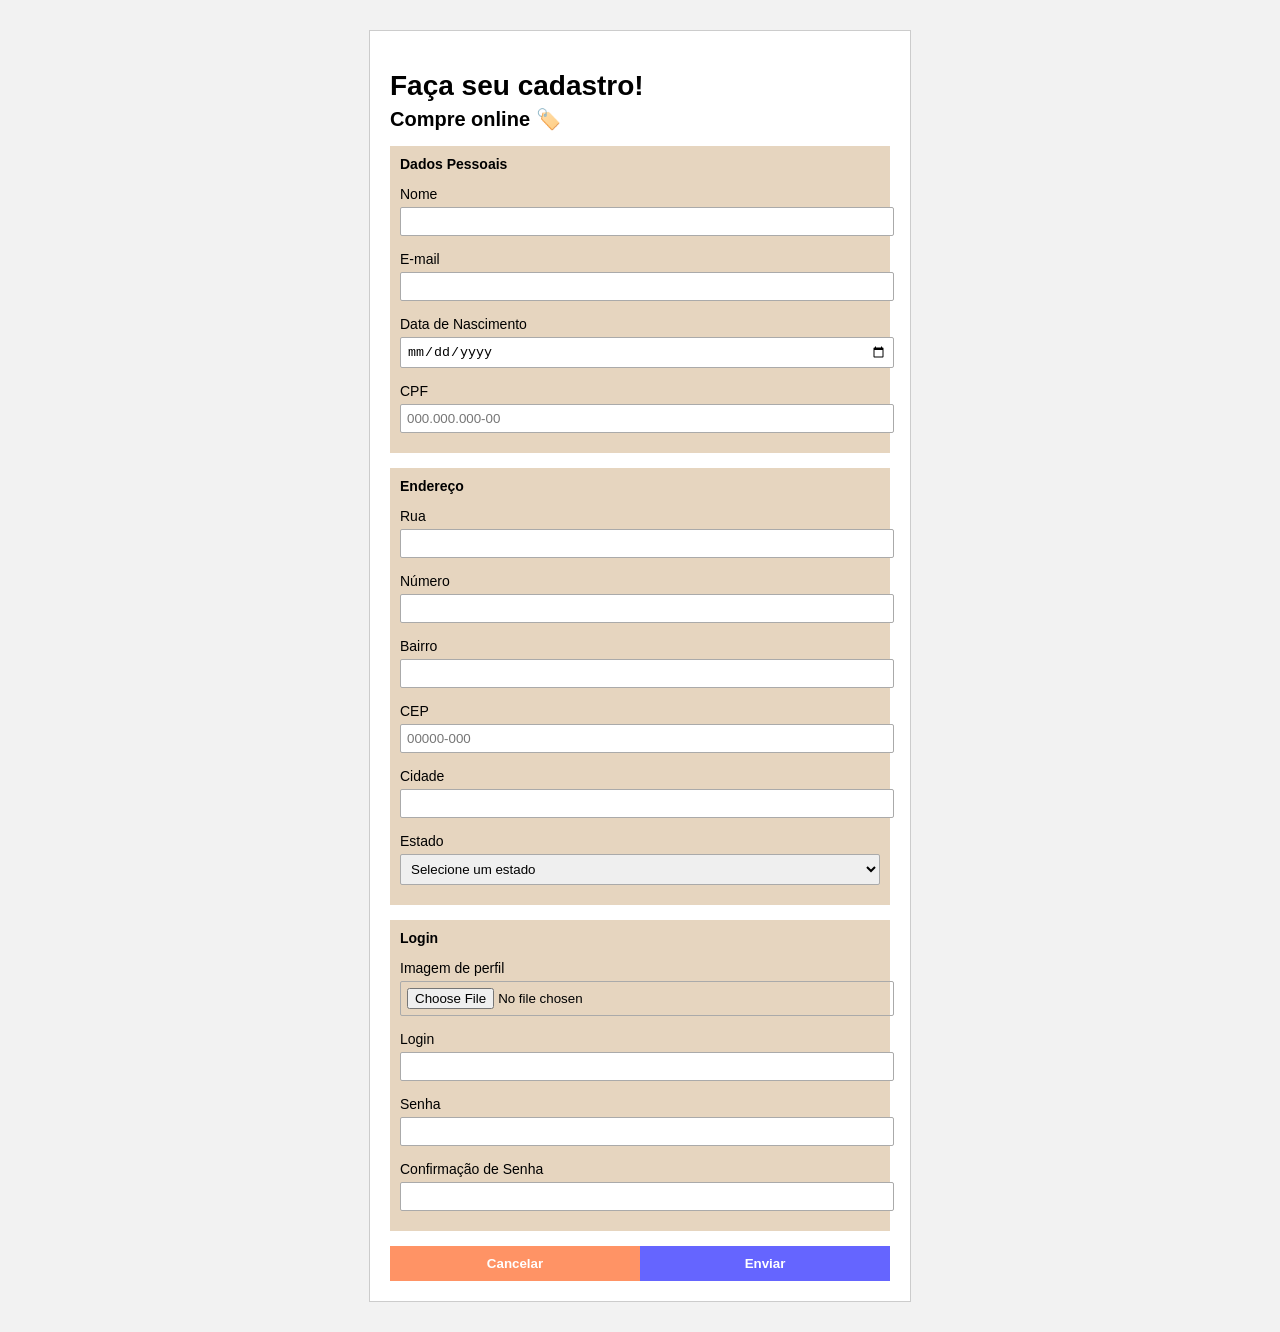
<file: FORMS_2/index.html>
<!doctype html>
<html lang="pt-br">
  <head>
    <meta charset="UTF-8" />
    <title>Cadastro</title>
    <link rel="stylesheet" href="css/styles.css" />
  </head>

  <body>
    <div class="container">
      <h1>Faça seu cadastro!</h1>
      <div class="subtitle">Compre online 🏷️</div>

      <div class="section">
        <h3>Dados Pessoais</h3>

        <label for="nome">Nome</label>
        <input type="text" id="nome" />

        <label for="email">E-mail</label>
        <input type="email" id="email" />

        <label for="data">Data de Nascimento</label>
        <input type="date" id="data" />

        <label for="cpf">CPF</label>
        <input type="text" id="cpf" placeholder="000.000.000-00" />
      </div>

      <div class="section">
        <h3>Endereço</h3>

        <label for="rua">Rua</label>
        <input type="text" id="rua" />

        <label for="numero">Número</label>
        <input type="number" id="numero" />

        <label for="bairro">Bairro</label>
        <input type="text" id="bairro" />

        <label for="cep">CEP</label>
        <input type="text" id="cep" placeholder="00000-000" />

        <label for="cidade">Cidade</label>
        <input type="text" id="cidade" />

        <label for="estado">Estado</label>
        <select id="estado">
          <option>Selecione um estado</option>
          <option>MG</option>
          <option>SP</option>
          <option>RJ</option>
        </select>
      </div>

      <div class="section">
        <h3>Login</h3>

        <label for="foto">Imagem de perfil</label>
        <input type="file" id="foto" />

        <label for="login">Login</label>
        <input type="text" id="login" />

        <label for="senha">Senha</label>
        <input type="password" id="senha" />

        <label for="confirmar">Confirmação de Senha</label>
        <input type="password" id="confirmar" />
      </div>

      <div class="buttons">
        <button class="btn cancelar">Cancelar</button>
        <button class="btn enviar">Enviar</button>
      </div>
    </div>
  </body>
</html>
</file>
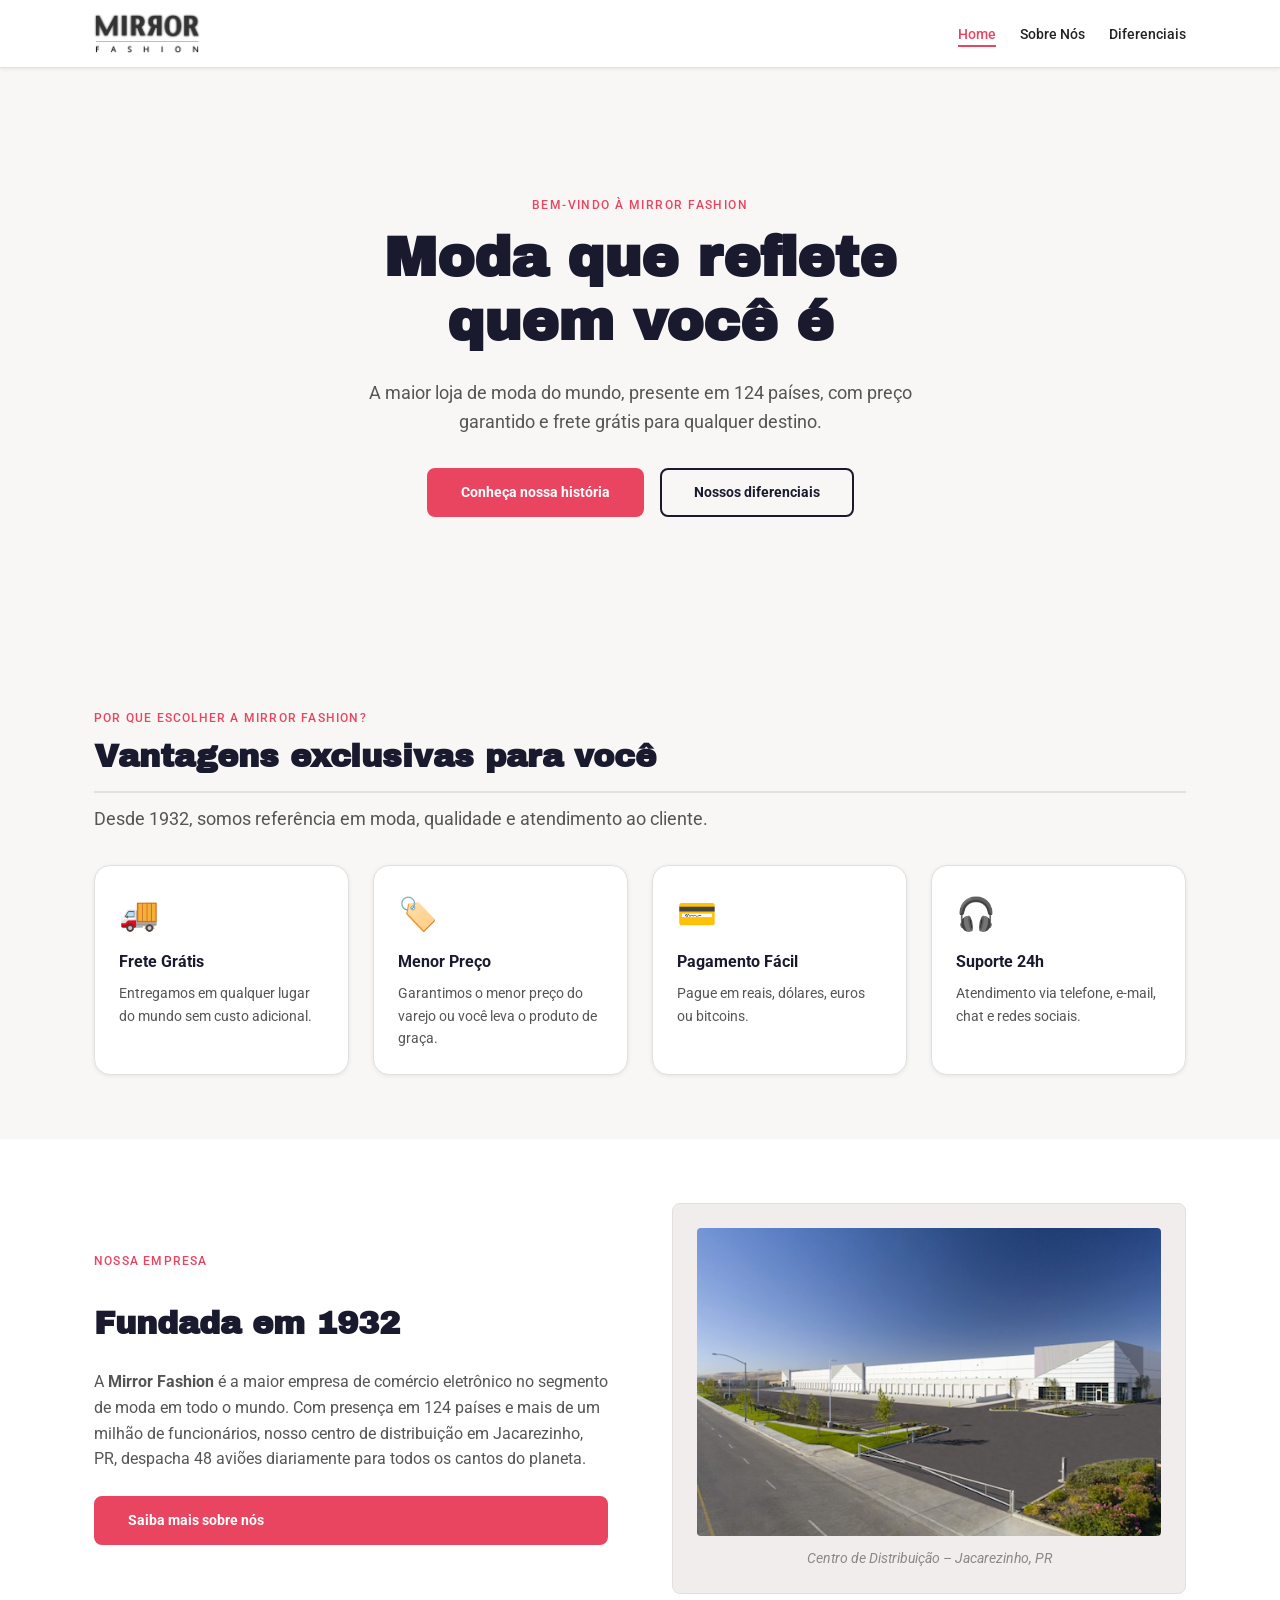
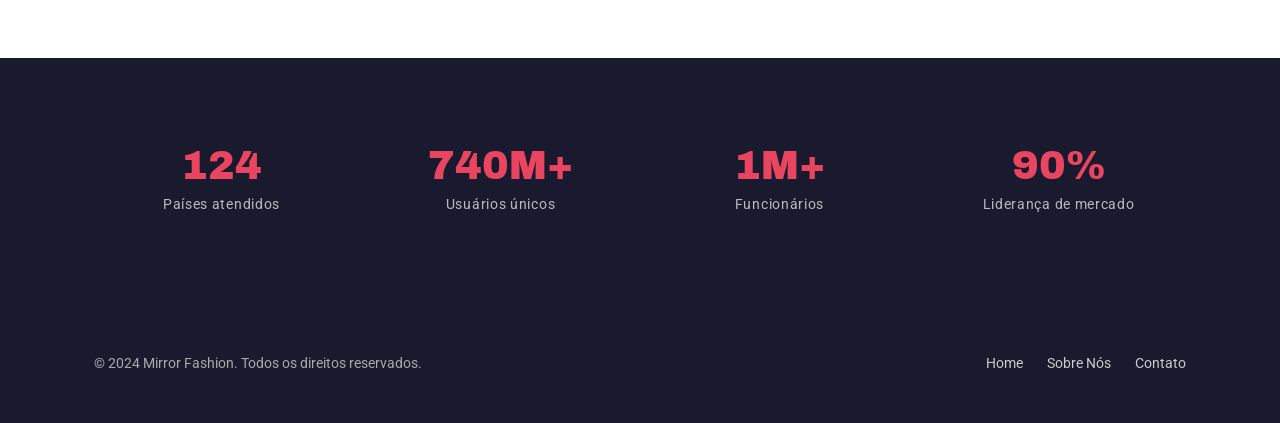
<file: SIMPLE_HTML/index.html>
<!doctype html>
<html lang="pt-br">
  <head>
    <meta charset="UTF-8" />
    <meta name="viewport" content="width=device-width, initial-scale=1.0" />
    <title>Mirror Fashion – Moda que reflete quem você é</title>
    <link rel="stylesheet" href="css/reset.css" />
    <link rel="stylesheet" href="css/design-system.css" />
    <link rel="stylesheet" href="css/components.css" />
    <link rel="stylesheet" href="css/styles.css" />
  </head>
  <body>
    <!-- c-header: Cabeçalho fixo com navegação -->
    <header class="c-header">
      <div class="container c-header__inner">
        <a href="index.html">
          <img class="c-header__logo" src="img/logo.png" alt="Mirror Fashion" />
        </a>
        <nav aria-label="Navegação principal">
          <ul class="c-nav">
            <li>
              <a class="c-nav__link c-nav__link--active" href="index.html"
                >Home</a
              >
            </li>
            <li><a class="c-nav__link" href="about-us.html">Sobre Nós</a></li>
            <li>
              <a class="c-nav__link" href="about-us.html#diferenciais"
                >Diferenciais</a
              >
            </li>
          </ul>
        </nav>
      </div>
    </header>

    <main>
      <!-- c-hero: Destaque principal -->
      <section class="c-hero">
        <div class="container">
          <p class="c-hero__eyebrow">Bem-vindo à Mirror Fashion</p>
          <h1 class="c-hero__title">Moda que reflete<br />quem você é</h1>
          <p class="c-hero__body">
            A maior loja de moda do mundo, presente em 124 países, com preço
            garantido e frete grátis para qualquer destino.
          </p>
          <div class="c-hero__actions">
            <a href="about-us.html" class="c-btn c-btn--primary"
              >Conheça nossa história</a
            >
            <a href="about-us.html#diferenciais" class="c-btn c-btn--outline"
              >Nossos diferenciais</a
            >
          </div>
        </div>
      </section>

      <!-- c-section--alt: Vantagens em cards -->
      <section class="c-section c-section--alt">
        <div class="container">
          <header class="c-section__header">
            <p class="c-section__eyebrow">Por que escolher a Mirror Fashion?</p>
            <h2 class="c-section__title">Vantagens exclusivas para você</h2>
            <p class="c-section__lead">
              Desde 1932, somos referência em moda, qualidade e atendimento ao
              cliente.
            </p>
          </header>

          <div class="c-grid c-grid--4">
            <div class="c-card">
              <p class="c-card__icon">🚚</p>
              <h3 class="c-card__title">Frete Grátis</h3>
              <p class="c-card__body">
                Entregamos em qualquer lugar do mundo sem custo adicional.
              </p>
            </div>
            <div class="c-card">
              <p class="c-card__icon">🏷️</p>
              <h3 class="c-card__title">Menor Preço</h3>
              <p class="c-card__body">
                Garantimos o menor preço do varejo ou você leva o produto de
                graça.
              </p>
            </div>
            <div class="c-card">
              <p class="c-card__icon">💳</p>
              <h3 class="c-card__title">Pagamento Fácil</h3>
              <p class="c-card__body">
                Pague em reais, dólares, euros ou bitcoins.
              </p>
            </div>
            <div class="c-card">
              <p class="c-card__icon">🎧</p>
              <h3 class="c-card__title">Suporte 24h</h3>
              <p class="c-card__body">
                Atendimento via telefone, e-mail, chat e redes sociais.
              </p>
            </div>
          </div>
        </div>
      </section>

      <!-- Seção de prévia "Sobre nós" -->
      <section class="c-section">
        <div class="container c-about-preview">
          <div class="c-about-preview__text">
            <p class="c-section__eyebrow">Nossa Empresa</p>
            <h2 class="c-section__title">Fundada em 1932</h2>
            <p class="c-prose__paragraph">
              A <strong>Mirror Fashion</strong> é a maior empresa de comércio
              eletrônico no segmento de moda em todo o mundo. Com presença em
              124 países e mais de um milhão de funcionários, nosso centro de
              distribuição em Jacarezinho, PR, despacha 48 aviões diariamente
              para todos os cantos do planeta.
            </p>
            <a href="about-us.html" class="c-btn c-btn--primary"
              >Saiba mais sobre nós</a
            >
          </div>
          <figure class="c-figure">
            <img
              class="c-figure__img"
              src="img/centro-distribuicao.png"
              alt="Centro de distribuição"
            />
            <figcaption class="c-figure__caption">
              Centro de Distribuição – Jacarezinho, PR
            </figcaption>
          </figure>
        </div>
      </section>

      <!-- c-section--brand: Estatísticas de destaque -->
      <section class="c-section c-section--brand">
        <div class="container">
          <div class="c-grid c-grid--4">
            <div class="c-stat">
              <span class="c-stat__value">124</span>
              <span class="c-stat__label">Países atendidos</span>
            </div>
            <div class="c-stat">
              <span class="c-stat__value">740M+</span>
              <span class="c-stat__label">Usuários únicos</span>
            </div>
            <div class="c-stat">
              <span class="c-stat__value">1M+</span>
              <span class="c-stat__label">Funcionários</span>
            </div>
            <div class="c-stat">
              <span class="c-stat__value">90%</span>
              <span class="c-stat__label">Liderança de mercado</span>
            </div>
          </div>
        </div>
      </section>
    </main>

    <!-- c-footer: Rodapé (componente de referência do Design System) -->
    <footer class="c-footer" id="rodape">
      <div class="container c-footer__inner">
        <div class="c-footer__brand">
          <span class="c-footer__copy"
            >&copy; 2024 Mirror Fashion. Todos os direitos reservados.</span
          >
        </div>
        <ul class="c-footer__links">
          <li><a class="c-footer__link" href="index.html">Home</a></li>
          <li><a class="c-footer__link" href="about-us.html">Sobre Nós</a></li>
          <li>
            <a class="c-footer__link" href="mailto:loja@loja.com">Contato</a>
          </li>
        </ul>
      </div>
    </footer>
  </body>
</html>
</file>
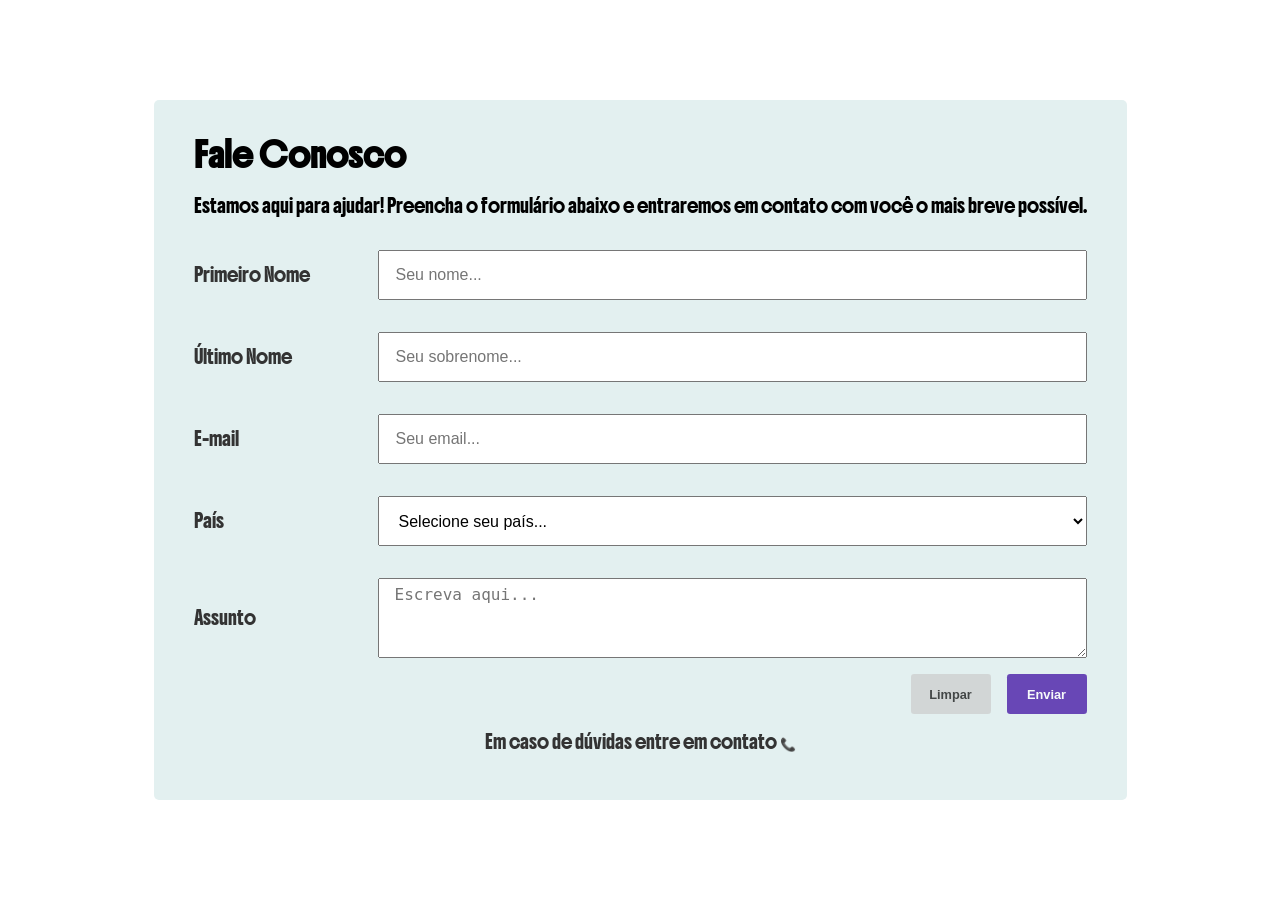
<file: form-fale-conosco-flex.html>
<!doctype html>
<html lang="pt-BR">
  <head>
    <meta charset="UTF-8" />
    <meta name="viewport" content="width=device-width, initial-scale=1.0" />
    <title>Fale Conosco</title>
    <link rel="preconnect" href="https://fonts.googleapis.com" />
    <link rel="preconnect" href="https://fonts.gstatic.com" crossorigin />
    <link
      href="https://fonts.googleapis.com/css2?family=Boldonse&display=swap"
      rel="stylesheet"
    />
    <link rel="stylesheet" href="css/fale-conosco.css" />
  </head>
  <body>
    <main class="container">
      <header>
        <h1>Fale Conosco</h1>
        <p>
          Estamos aqui para ajudar! Preencha o formulário abaixo e entraremos em
          contato com você o mais breve possível.
        </p>
      </header>
      <form action="./send-message.html" method="get">
        <div class="form-group">
          <label for="name">Primeiro Nome</label>
          <input
            type="text"
            id="name"
            name="name"
            placeholder="Seu nome..."
            required
            maxlength="40"
            minlength="2"
          />
        </div>
        <div class="form-group">
          <label for="last_name">Último Nome</label>
          <input
            type="text"
            id="last_name"
            name="last_name"
            placeholder="Seu sobrenome..."
            required
            maxlength="60"
            minlength="2"
          />
        </div>
        <div class="form-group">
          <label for="email">E-mail</label>
          <input
            type="email"
            name="email"
            id="email"
            placeholder="Seu email..."
            required
            maxlength="30"
          />
        </div>
        <div class="form-group">
          <label for="pais">País</label>
          <select name="pais" id="pais" required>
            <option disabled selected>Selecione seu país...</option>
            <option value="brasil">Brasil</option>
            <option value="portugal">Portugal</option>
            <option value="angola">Angola</option>
            <option value="moçambique">Moçambique</option>
          </select>
        </div>
        <div class="form-group">
          <label for="message">Assunto</label>
          <textarea
            name="message"
            id="message"
            placeholder="Escreva aqui..."
            required
            maxlength="500"
          ></textarea>
        </div>
        <div class="btn-container">
          <input type="reset" value="Limpar" id="clear-btn" />
          <input type="submit" value="Enviar" id="submit-btn" />
        </div>
      </form>
      <footer class="footer-contact">
        <p>Em caso de dúvidas entre em contato 📞</p>
      </footer>
    </main>
  </body>
</html>
</file>
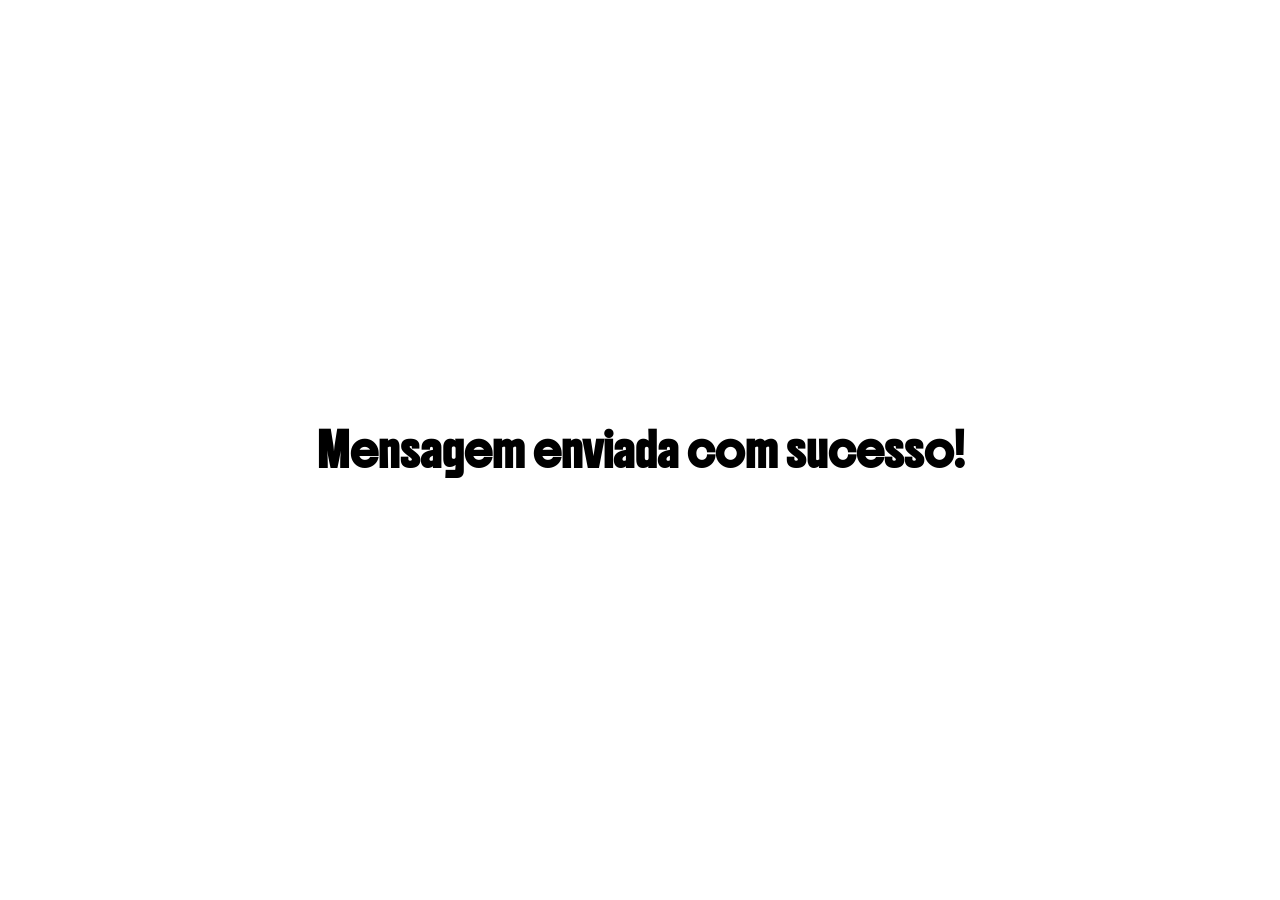
<file: send-message.html>
<!doctype html>
<html lang="en">
  <head>
    <meta charset="UTF-8" />
    <meta name="viewport" content="width=device-width, initial-scale=1.0" />
    <title>Mensagem Enviada</title>
    <link rel="preconnect" href="https://fonts.googleapis.com" />
    <link rel="preconnect" href="https://fonts.gstatic.com" crossorigin />
    <link
      href="https://fonts.googleapis.com/css2?family=Boldonse&display=swap"
      rel="stylesheet"
    />
    <link rel="stylesheet" href="css/fale-conosco.css" />
  </head>
  <body>
    <h1>Mensagem enviada com sucesso!</h1>
  </body>
</html>
</file>
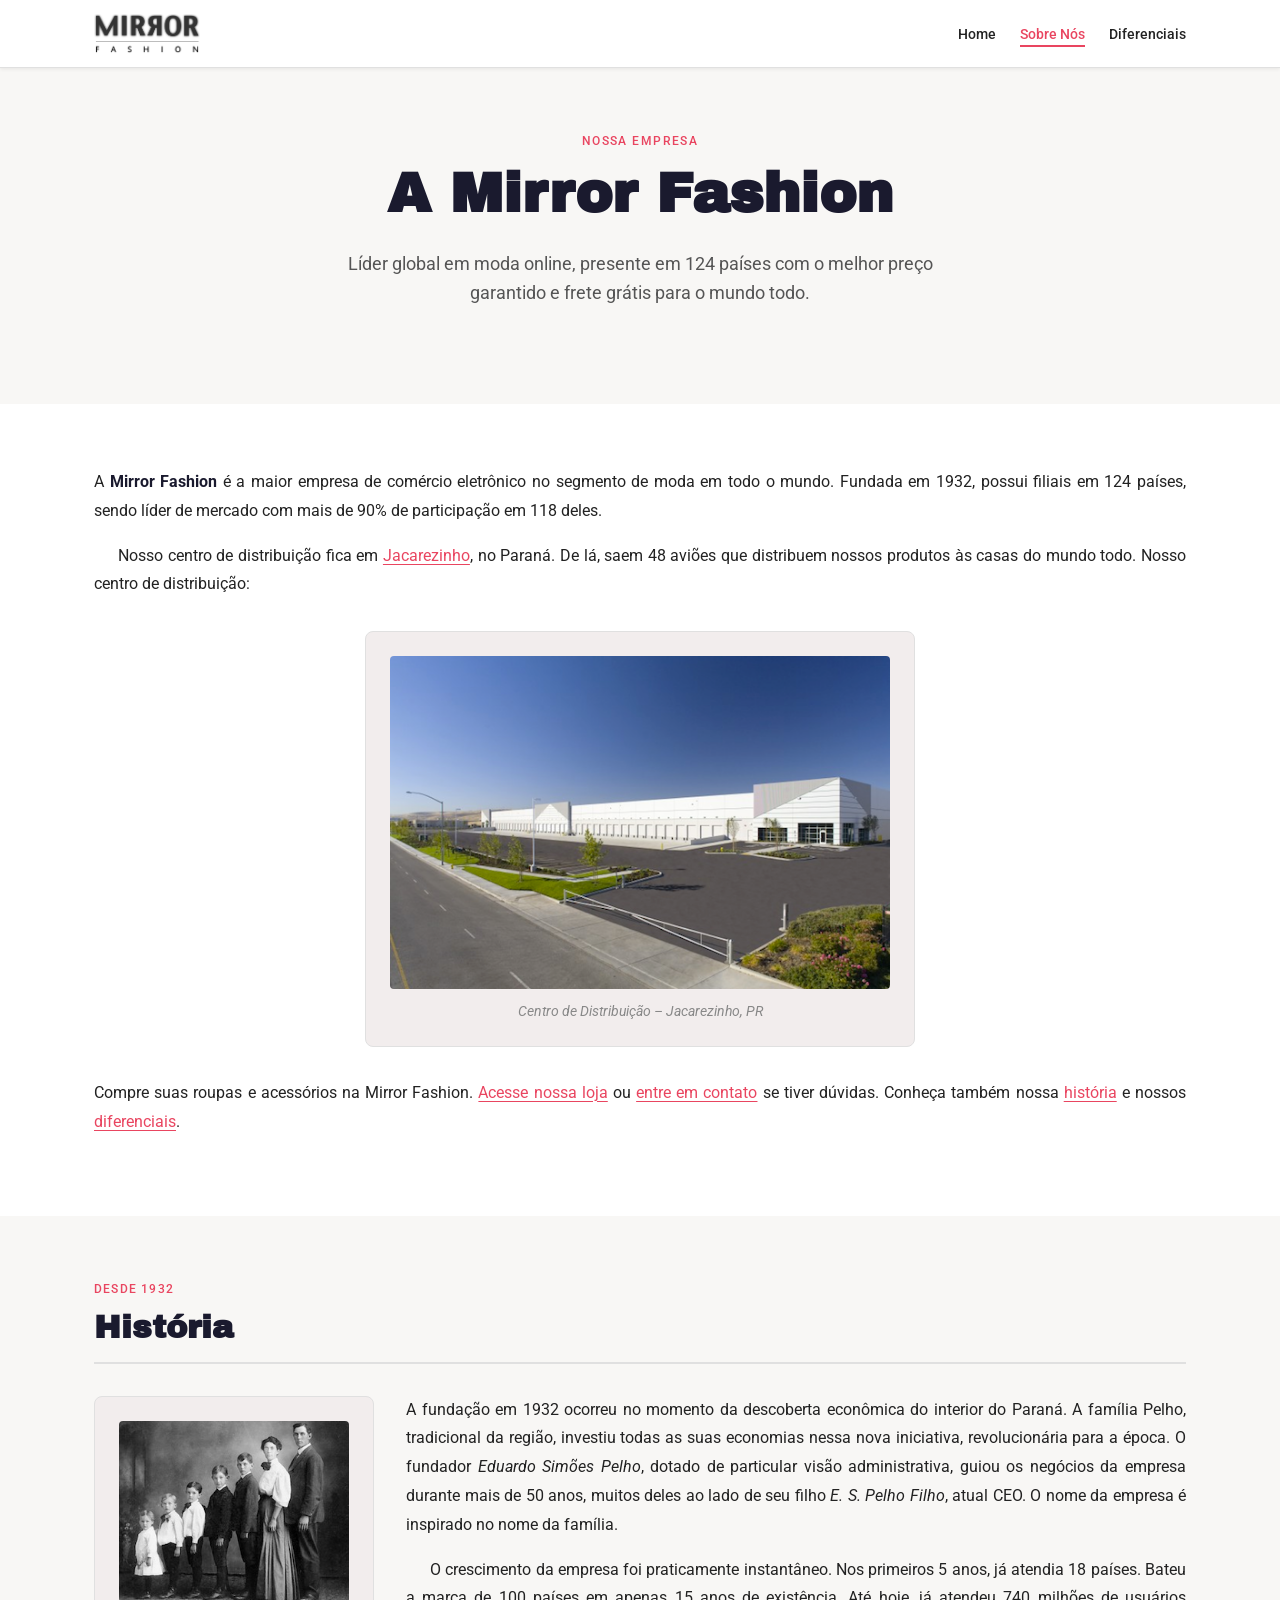
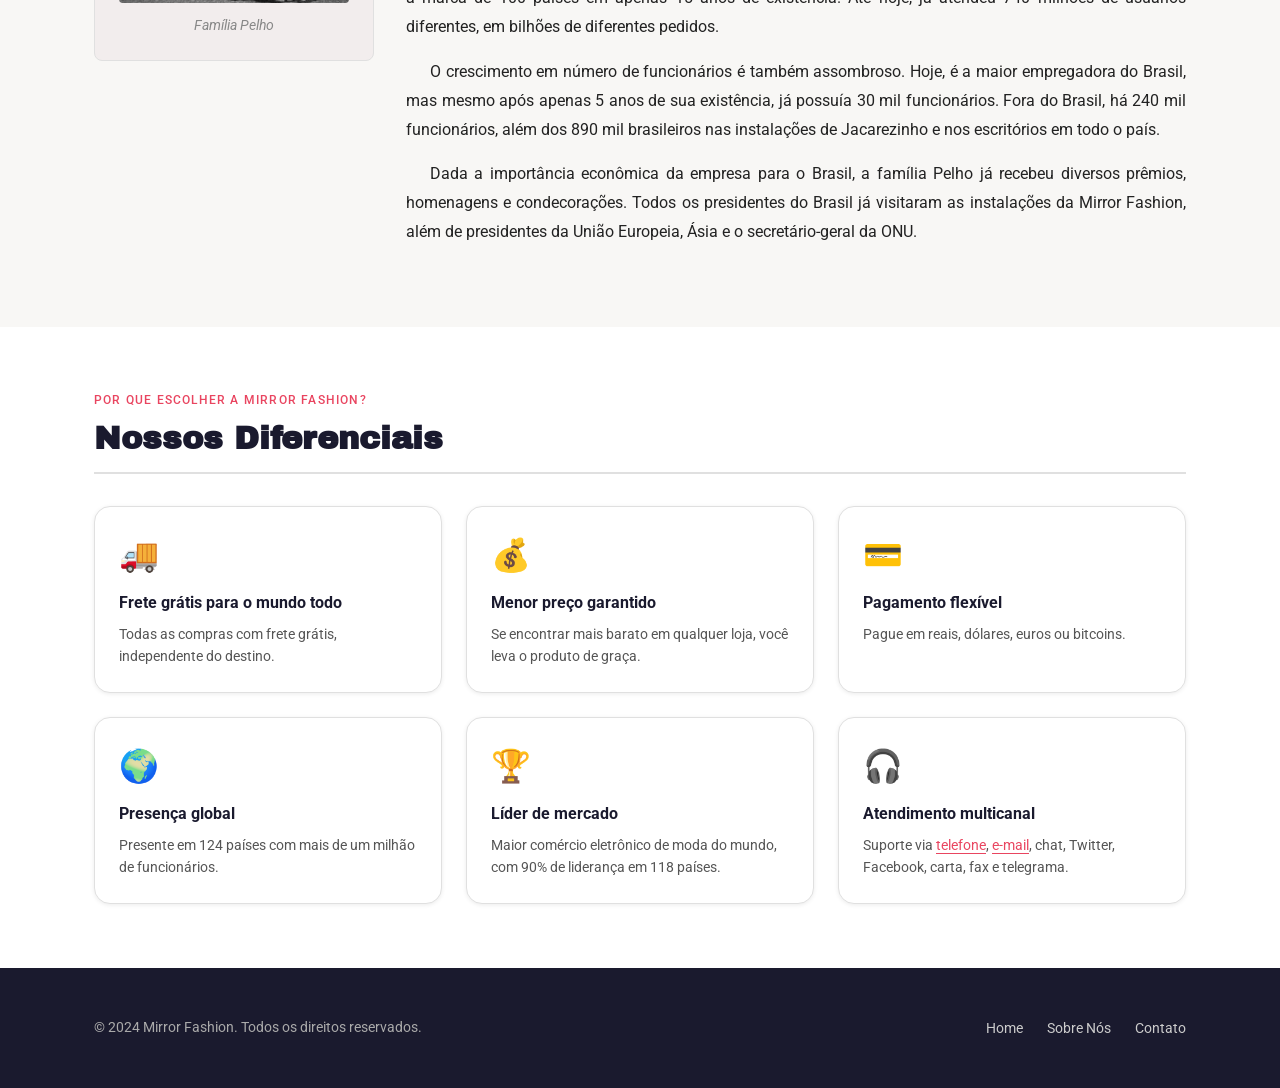
<file: SIMPLE_HTML/about-us.html>
<!doctype html>
<html lang="pt-br">
  <head>
    <meta charset="UTF-8" />
    <meta name="viewport" content="width=device-width, initial-scale=1.0" />
    <title>Sobre Nós – Mirror Fashion</title>
    <link rel="stylesheet" href="css/reset.css" />
    <link rel="stylesheet" href="css/design-system.css" />
    <link rel="stylesheet" href="css/components.css" />
    <link rel="stylesheet" href="css/about-us.css" />
  </head>
  <body>
    <!-- c-header: Cabeçalho fixo com navegação -->
    <header class="c-header">
      <div class="container c-header__inner">
        <a href="index.html">
          <img class="c-header__logo" src="img/logo.png" alt="Mirror Fashion" />
        </a>
        <nav aria-label="Navegação principal">
          <ul class="c-nav">
            <li><a class="c-nav__link" href="index.html">Home</a></li>
            <li>
              <a class="c-nav__link c-nav__link--active" href="about-us.html"
                >Sobre Nós</a
              >
            </li>
            <li>
              <a class="c-nav__link" href="about-us.html#diferenciais"
                >Diferenciais</a
              >
            </li>
          </ul>
        </nav>
      </div>
    </header>

    <!-- c-hero: Destaque da página -->
    <section class="c-hero c-hero--compact">
      <div class="container">
        <p class="c-hero__eyebrow">Nossa Empresa</p>
        <h1 class="c-hero__title">A Mirror Fashion</h1>
        <p class="c-hero__body">
          Líder global em moda online, presente em 124 países com o melhor preço
          garantido e frete grátis para o mundo todo.
        </p>
      </div>
    </section>

    <main>
      <!-- Seção introdutória -->
      <section class="c-section">
        <div class="container">
          <div class="c-prose">
            <p>
              A <strong>Mirror Fashion</strong> é a maior empresa de comércio
              eletrônico no segmento de moda em todo o mundo. Fundada em 1932,
              possui filiais em 124 países, sendo líder de mercado com mais de
              90% de participação em 118 deles.
            </p>
            <p>
              Nosso centro de distribuição fica em
              <a
                target="_blank"
                title="Google Maps"
                href="https://maps.google.com.br/?q=Jacarezinho"
                >Jacarezinho</a
              >, no Paraná. De lá, saem 48 aviões que distribuem nossos produtos
              às casas do mundo todo. Nosso centro de distribuição:
            </p>
          </div>

          <figure class="c-figure" id="centro-distribuicao">
            <img
              class="c-figure__img"
              src="img/centro-distribuicao.png"
              alt="Centro de distribuição"
            />
            <figcaption class="c-figure__caption">
              Centro de Distribuição – Jacarezinho, PR
            </figcaption>
          </figure>

          <div class="c-prose">
            <p>
              Compre suas roupas e acessórios na Mirror Fashion.
              <a href="index.html">Acesse nossa loja</a> ou
              <a href="mailto:loja@loja.com">entre em contato</a> se tiver
              dúvidas. Conheça também nossa <a href="#historia">história</a> e
              nossos <a href="#diferenciais">diferenciais</a>.
            </p>
          </div>
        </div>
      </section>

      <!-- c-section--alt: Seção de história -->
      <section class="c-section c-section--alt" id="historia">
        <div class="container">
          <header class="c-section__header">
            <p class="c-section__eyebrow">Desde 1932</p>
            <h2 class="c-section__title">História</h2>
          </header>

          <div class="c-article-grid">
            <figure class="c-figure" id="familia-pelho">
              <img
                class="c-figure__img"
                src="img/familia-pelho.jpg"
                alt="Família Pelho"
              />
              <figcaption class="c-figure__caption">Família Pelho</figcaption>
            </figure>

            <div class="c-prose">
              <p>
                A fundação em 1932 ocorreu no momento da descoberta econômica do
                interior do Paraná. A família Pelho, tradicional da região,
                investiu todas as suas economias nessa nova iniciativa,
                revolucionária para a época. O fundador
                <em>Eduardo Simões Pelho</em>, dotado de particular visão
                administrativa, guiou os negócios da empresa durante mais de 50
                anos, muitos deles ao lado de seu filho
                <em>E. S. Pelho Filho</em>, atual CEO. O nome da empresa é
                inspirado no nome da família.
              </p>
              <p>
                O crescimento da empresa foi praticamente instantâneo. Nos
                primeiros 5 anos, já atendia 18 países. Bateu a marca de 100
                países em apenas 15 anos de existência. Até hoje, já atendeu 740
                milhões de usuários diferentes, em bilhões de diferentes
                pedidos.
              </p>
              <p>
                O crescimento em número de funcionários é também assombroso.
                Hoje, é a maior empregadora do Brasil, mas mesmo após apenas 5
                anos de sua existência, já possuía 30 mil funcionários. Fora do
                Brasil, há 240 mil funcionários, além dos 890 mil brasileiros
                nas instalações de Jacarezinho e nos escritórios em todo o país.
              </p>
              <p>
                Dada a importância econômica da empresa para o Brasil, a família
                Pelho já recebeu diversos prêmios, homenagens e condecorações.
                Todos os presidentes do Brasil já visitaram as instalações da
                Mirror Fashion, além de presidentes da União Europeia, Ásia e o
                secretário-geral da ONU.
              </p>
            </div>
          </div>
        </div>
      </section>

      <!-- Seção de diferenciais -->
      <section class="c-section" id="diferenciais">
        <div class="container">
          <header class="c-section__header">
            <p class="c-section__eyebrow">Por que escolher a Mirror Fashion?</p>
            <h2 class="c-section__title">Nossos Diferenciais</h2>
          </header>

          <ul class="c-grid c-grid--3">
            <li class="c-card">
              <p class="c-card__icon">🚚</p>
              <h3 class="c-card__title">Frete grátis para o mundo todo</h3>
              <p class="c-card__body">
                Todas as compras com frete grátis, independente do destino.
              </p>
            </li>
            <li class="c-card">
              <p class="c-card__icon">💰</p>
              <h3 class="c-card__title">Menor preço garantido</h3>
              <p class="c-card__body">
                Se encontrar mais barato em qualquer loja, você leva o produto
                de graça.
              </p>
            </li>
            <li class="c-card">
              <p class="c-card__icon">💳</p>
              <h3 class="c-card__title">Pagamento flexível</h3>
              <p class="c-card__body">
                Pague em reais, dólares, euros ou bitcoins.
              </p>
            </li>
            <li class="c-card">
              <p class="c-card__icon">🌍</p>
              <h3 class="c-card__title">Presença global</h3>
              <p class="c-card__body">
                Presente em 124 países com mais de um milhão de funcionários.
              </p>
            </li>
            <li class="c-card">
              <p class="c-card__icon">🏆</p>
              <h3 class="c-card__title">Líder de mercado</h3>
              <p class="c-card__body">
                Maior comércio eletrônico de moda do mundo, com 90% de liderança
                em 118 países.
              </p>
            </li>
            <li class="c-card">
              <p class="c-card__icon">🎧</p>
              <h3 class="c-card__title">Atendimento multicanal</h3>
              <p class="c-card__body">
                Suporte via <a href="tel:+553536298400">telefone</a>,
                <a href="mailto:loja@loja.com">e-mail</a>, chat, Twitter,
                Facebook, carta, fax e telegrama.
              </p>
            </li>
          </ul>
        </div>
      </section>
    </main>

    <!-- c-footer: Rodapé (componente de referência do Design System) -->
    <footer class="c-footer" id="rodape">
      <div class="container c-footer__inner">
        <div class="c-footer__brand">
          <span class="c-footer__copy"
            >&copy; 2024 Mirror Fashion. Todos os direitos reservados.</span
          >
        </div>
        <ul class="c-footer__links">
          <li><a class="c-footer__link" href="index.html">Home</a></li>
          <li><a class="c-footer__link" href="about-us.html">Sobre Nós</a></li>
          <li>
            <a class="c-footer__link" href="mailto:loja@loja.com">Contato</a>
          </li>
        </ul>
      </div>
    </footer>
  </body>
</html>
</file>
<file: FORMS_2/css/styles.css>
body {
  font-family: Arial, sans-serif;
  background-color: #f2f2f2;
}

.container {
  width: 500px;
  margin: 30px auto;
  background: #fff;
  padding: 20px;
  border: 1px solid #ccc;
}

h1 {
  font-weight: 800;
  font-size: 28px;
  margin-bottom: 5px;
}

.subtitle {
  font-weight: 800;
  font-size: 20px;
  margin-bottom: 15px;
}

.section {
  background-color: #e6d5bf;
  padding: 10px;
  margin-bottom: 15px;
}

.section h3 {
  margin-top: 0;
  font-weight: 900;
  font-size: 14px;
}

label {
  display: block;
  font-size: 14px;
  margin-top: 5px;
}

input,
select {
  width: 100%;
  padding: 6px;
  margin: 5px 0 10px 0;
  border: 1px solid #aaa;
  border-radius: 2px;
}

.buttons {
  display: flex;
}

.btn {
  flex: 1;
  padding: 10px;
  border: none;
  color: white;
  font-weight: bold;
  cursor: pointer;
  transition: 0.4s;
  opacity: 0.6;
}

.btn:hover {
  opacity: 1;
}

.cancelar {
  background-color: #ff4d00;
}

.enviar {
  background-color: #0000ff;
}
</file>
<file: SIMPLE_HTML/css/design-system.css>
/* Mirror Fashion – Design System
   Tokens: cores, tipografia, espaçamento, sombras, bordas, transições */

@import url("https://fonts.googleapis.com/css2?family=Archivo+Black&family=Roboto:ital,wght@0,300;0,400;0,500;0,700;0,900;1,400&display=swap");

:root {
  /* ── Tipografia ──────────────────────────── */
  --font-title: "Archivo Black", sans-serif;
  --font-body: "Roboto", sans-serif;

  --font-size-xs: 0.75rem; /* 12 px */
  --font-size-sm: 0.875rem; /* 14 px */
  --font-size-base: 1rem; /* 16 px */
  --font-size-md: 1.125rem; /* 18 px */
  --font-size-lg: 1.25rem; /* 20 px */
  --font-size-xl: 1.5rem; /* 24 px */
  --font-size-2xl: 2rem; /* 32 px */
  --font-size-3xl: 2.5rem; /* 40 px */
  --font-size-4xl: 3.5rem; /* 56 px */

  --font-weight-regular: 400;
  --font-weight-medium: 500;
  --font-weight-bold: 700;
  --font-weight-black: 900;

  --line-height-tight: 1.15;
  --line-height-snug: 1.35;
  --line-height-normal: 1.6;
  --line-height-loose: 1.8;

  /* ── Paleta de cores ─────────────────────── */
  --color-brand: #1a1a2e; /* navy – cor principal da marca */
  --color-brand-mid: #16213e;
  --color-accent: #e94560; /* rose – CTA / destaque */
  --color-accent-dark: #c73652;

  --color-text: #222;
  --color-text-muted: #555;
  --color-text-subtle: #888;

  --color-bg: #ffffff;
  --color-bg-soft: #f8f7f5;
  --color-bg-tint: #f2eded;

  --color-border: #e0e0e0;
  --color-border-dark: #ccc;

  /* Footer */
  --color-base-footer: #777; /* alias legado mantido para compatibilidade */
  --color-footer-bg: #1a1a2e;
  --color-footer-text: #aaa;
  --color-footer-link: #ccc;

  /* ── Escala de espaçamento (base 4 px) ──── */
  --space-1: 4px;
  --space-2: 8px;
  --space-3: 12px;
  --space-4: 16px;
  --space-5: 24px;
  --space-6: 32px;
  --space-7: 48px;
  --space-8: 64px;
  --space-9: 96px;
  --space-10: 128px;

  /* ── Border radius ───────────────────────── */
  --radius-sm: 4px;
  --radius-md: 8px;
  --radius-lg: 16px;
  --radius-xl: 24px;
  --radius-full: 9999px;

  /* ── Sombras ─────────────────────────────── */
  --shadow-xs: 0 1px 2px rgba(0, 0, 0, 0.06);
  --shadow-sm: 0 1px 4px rgba(0, 0, 0, 0.08);
  --shadow-md: 0 4px 12px rgba(0, 0, 0, 0.1);
  --shadow-lg: 0 8px 24px rgba(0, 0, 0, 0.14);

  /* ── Layout ──────────────────────────────── */
  --max-width: 1140px;
  --header-height: 68px;

  /* ── Transições ──────────────────────────── */
  --transition-fast: 150ms ease;
  --transition-base: 250ms ease;
  --transition-slow: 400ms ease;
}
</file>
<file: SIMPLE_HTML/css/components.css>
/* Mirror Fashion – UI Components
   Componentes reutilizáveis seguindo o padrão do Design System */

/* ─────────────────────────────────────────────
   Container
───────────────────────────────────────────── */
.container {
  width: 100%;
  max-width: var(--max-width);
  margin-inline: auto;
  padding-inline: var(--space-5);
}

/* ─────────────────────────────────────────────
   c-header / c-nav  – Cabeçalho fixo com navegação
───────────────────────────────────────────── */
.c-header {
  position: sticky;
  top: 0;
  z-index: 100;
  background: var(--color-bg);
  border-bottom: 1px solid var(--color-border);
  height: var(--header-height);
  box-shadow: var(--shadow-sm);
}

.c-header__inner {
  display: flex;
  align-items: center;
  justify-content: space-between;
  height: 100%;
}

.c-header__logo {
  height: 40px;
  width: auto;
}

.c-nav {
  display: flex;
  gap: var(--space-5);
  list-style: none;
}

.c-nav__link {
  font-family: var(--font-body);
  font-weight: var(--font-weight-medium);
  font-size: var(--font-size-sm);
  color: var(--color-text);
  text-decoration: none;
  padding-bottom: 3px;
  border-bottom: 2px solid transparent;
  transition:
    color var(--transition-fast),
    border-color var(--transition-fast);
}

.c-nav__link:hover,
.c-nav__link--active {
  color: var(--color-accent);
  border-bottom-color: var(--color-accent);
}

/* ─────────────────────────────────────────────
   c-hero  – Seção de destaque principal
───────────────────────────────────────────── */
.c-hero {
  padding-block: var(--space-10);
  background: var(--color-bg-soft);
  text-align: center;
}

.c-hero--compact {
  padding-block: var(--space-8);
}

.c-hero__eyebrow {
  font-family: var(--font-body);
  font-size: var(--font-size-xs);
  font-weight: var(--font-weight-medium);
  letter-spacing: 0.12em;
  text-transform: uppercase;
  color: var(--color-accent);
  margin-bottom: var(--space-3);
}

.c-hero__title {
  font-family: var(--font-title);
  font-size: clamp(var(--font-size-2xl), 5vw, var(--font-size-4xl));
  color: var(--color-brand);
  line-height: var(--line-height-tight);
  margin-bottom: var(--space-5);
}

.c-hero__body {
  font-family: var(--font-body);
  font-size: var(--font-size-md);
  color: var(--color-text-muted);
  max-width: 60ch;
  margin-inline: auto;
  margin-bottom: var(--space-6);
  line-height: var(--line-height-normal);
}

.c-hero__actions {
  display: flex;
  gap: var(--space-4);
  justify-content: center;
  flex-wrap: wrap;
}

/* ─────────────────────────────────────────────
   c-btn  – Botões de ação
───────────────────────────────────────────── */
.c-btn {
  display: inline-flex;
  align-items: center;
  gap: var(--space-2);
  padding: var(--space-3) var(--space-6);
  border-radius: var(--radius-md);
  font-family: var(--font-body);
  font-weight: var(--font-weight-bold);
  font-size: var(--font-size-sm);
  cursor: pointer;
  text-decoration: none;
  border: 2px solid transparent;
  transition:
    background var(--transition-fast),
    color var(--transition-fast),
    border-color var(--transition-fast),
    transform var(--transition-fast);
}

.c-btn--primary {
  background: var(--color-accent);
  color: #fff;
  border-color: var(--color-accent);
}

.c-btn--primary:hover {
  background: var(--color-accent-dark);
  border-color: var(--color-accent-dark);
  transform: translateY(-1px);
}

.c-btn--outline {
  background: transparent;
  color: var(--color-brand);
  border-color: var(--color-brand);
}

.c-btn--outline:hover {
  background: var(--color-brand);
  color: #fff;
  transform: translateY(-1px);
}

/* ─────────────────────────────────────────────
   c-section  – Blocos de conteúdo
───────────────────────────────────────────── */
.c-section {
  padding-block: var(--space-8);
}

.c-section--alt {
  background: var(--color-bg-soft);
}

.c-section--brand {
  background: var(--color-brand);
  color: #fff;
}

.c-section__header {
  margin-bottom: var(--space-6);
}

.c-section__eyebrow {
  font-family: var(--font-body);
  font-size: var(--font-size-xs);
  font-weight: var(--font-weight-medium);
  letter-spacing: 0.1em;
  text-transform: uppercase;
  color: var(--color-accent);
  margin-bottom: var(--space-2);
}

.c-section__title {
  font-family: var(--font-title);
  font-size: clamp(var(--font-size-xl), 3vw, var(--font-size-2xl));
  color: var(--color-brand);
  border-bottom: 2px solid var(--color-border);
  padding-bottom: var(--space-3);
  line-height: var(--line-height-snug);
}

.c-section--brand .c-section__title {
  color: #fff;
  border-bottom-color: rgba(255, 255, 255, 0.2);
}

.c-section__lead {
  font-family: var(--font-body);
  font-size: var(--font-size-md);
  color: var(--color-text-muted);
  margin-top: var(--space-3);
  max-width: 72ch;
  line-height: var(--line-height-normal);
}

/* ─────────────────────────────────────────────
   c-grid  – Layout em grade responsiva
───────────────────────────────────────────── */
.c-grid {
  display: grid;
  gap: var(--space-5);
}

.c-grid--2 {
  grid-template-columns: repeat(2, 1fr);
}
.c-grid--3 {
  grid-template-columns: repeat(3, 1fr);
}
.c-grid--4 {
  grid-template-columns: repeat(4, 1fr);
}

@media (max-width: 1024px) {
  .c-grid--3,
  .c-grid--4 {
    grid-template-columns: repeat(2, 1fr);
  }
}

@media (max-width: 640px) {
  .c-grid--2,
  .c-grid--3,
  .c-grid--4 {
    grid-template-columns: 1fr;
  }
}

/* ─────────────────────────────────────────────
   c-card  – Cartão de conteúdo
───────────────────────────────────────────── */
.c-card {
  background: var(--color-bg);
  border: 1px solid var(--color-border);
  border-radius: var(--radius-lg);
  padding: var(--space-5);
  box-shadow: var(--shadow-sm);
  transition:
    box-shadow var(--transition-base),
    transform var(--transition-base);
  list-style: none;
}

.c-card:hover {
  box-shadow: var(--shadow-md);
  transform: translateY(-2px);
}

.c-card__icon {
  font-size: 2rem;
  margin-bottom: var(--space-3);
}

.c-card__title {
  font-family: var(--font-body);
  font-weight: var(--font-weight-bold);
  font-size: var(--font-size-base);
  color: var(--color-brand);
  margin-bottom: var(--space-2);
}

.c-card__body {
  font-family: var(--font-body);
  font-size: var(--font-size-sm);
  color: var(--color-text-muted);
  line-height: var(--line-height-normal);
}

.c-card__body a {
  color: var(--color-accent);
  text-decoration: underline;
  text-underline-offset: 3px;
}

/* ─────────────────────────────────────────────
   c-figure  – Bloco de mídia / imagem com legenda
───────────────────────────────────────────── */
.c-figure {
  background-color: var(--color-bg-tint);
  border: 1px solid var(--color-border);
  border-radius: var(--radius-md);
  text-align: center;
  padding: var(--space-5);
  margin-block: var(--space-6);
}

.c-figure__img {
  max-width: 100%;
  margin-inline: auto;
  border-radius: var(--radius-sm);
}

.c-figure__caption {
  font-style: italic;
  margin-top: var(--space-3);
  font-family: var(--font-body);
  color: var(--color-text-subtle);
  font-size: var(--font-size-sm);
}

/* ─────────────────────────────────────────────
   c-prose  – Bloco de texto longo / artigo
───────────────────────────────────────────── */
.c-prose {
  font-family: var(--font-body);
  font-size: var(--font-size-base);
  line-height: var(--line-height-loose);
  color: var(--color-text);
}

.c-prose p {
  margin-bottom: var(--space-4);
  text-align: justify;
}

.c-prose p + p {
  text-indent: 1.5em;
}

.c-prose strong {
  font-weight: var(--font-weight-bold);
  color: var(--color-brand);
}

.c-prose em {
  font-style: italic;
}

.c-prose a {
  color: var(--color-accent);
  text-decoration: underline;
  text-underline-offset: 3px;
  transition: color var(--transition-fast);
}

.c-prose a:hover {
  color: var(--color-accent-dark);
}

/* ─────────────────────────────────────────────
   c-stat  – Indicador numérico de destaque
───────────────────────────────────────────── */
.c-stat {
  text-align: center;
  padding: var(--space-5);
}

.c-stat__value {
  display: block;
  font-family: var(--font-title);
  font-size: var(--font-size-3xl);
  color: var(--color-accent);
  line-height: 1;
  margin-bottom: var(--space-2);
}

.c-stat__label {
  display: block;
  font-family: var(--font-body);
  font-size: var(--font-size-sm);
  color: rgba(255, 255, 255, 0.7);
  letter-spacing: 0.05em;
}

/* ─────────────────────────────────────────────
   c-footer  – Rodapé (componente de referência)
───────────────────────────────────────────── */
.c-footer {
  background: var(--color-footer-bg);
  color: var(--color-footer-text);
  padding-block: var(--space-7);
}

.c-footer__inner {
  display: flex;
  align-items: center;
  justify-content: space-between;
  flex-wrap: wrap;
  gap: var(--space-5);
}

.c-footer__brand {
  display: flex;
  align-items: center;
  gap: var(--space-4);
}

.c-footer__copy {
  font-family: var(--font-body);
  font-size: var(--font-size-sm);
  color: var(--color-footer-text);
}

.c-footer__links {
  display: flex;
  gap: var(--space-5);
  list-style: none;
  flex-wrap: wrap;
}

.c-footer__link {
  font-family: var(--font-body);
  font-size: var(--font-size-sm);
  color: var(--color-footer-link);
  text-decoration: none;
  transition: color var(--transition-fast);
}

.c-footer__link:hover {
  color: #fff;
}

/* ─────────────────────────────────────────────
   Responsivo global
───────────────────────────────────────────── */
@media (max-width: 640px) {
  .c-header__inner {
    gap: var(--space-4);
  }

  .c-nav {
    gap: var(--space-4);
  }

  .c-footer__inner {
    flex-direction: column;
    align-items: flex-start;
  }
}
</file>
<file: SIMPLE_HTML/css/styles.css>
/* Mirror Fashion – Estilos específicos da Home */

/* Layout da seção de prévia "Sobre nós" */
.c-about-preview {
  display: grid;
  grid-template-columns: 1fr 1fr;
  gap: var(--space-8);
  align-items: center;
}

.c-about-preview__text {
  display: flex;
  flex-direction: column;
  gap: var(--space-5);
}

.c-about-preview__text .c-section__title {
  border-bottom: none;
  padding-bottom: 0;
}

.c-prose__paragraph {
  font-family: var(--font-body);
  font-size: var(--font-size-base);
  line-height: var(--line-height-normal);
  color: var(--color-text-muted);
}

.c-about-preview .c-figure {
  margin-block: 0;
}

@media (max-width: 768px) {
  .c-about-preview {
    grid-template-columns: 1fr;
  }
}
</file>
<file: css/fale-conosco.css>
* {
  padding: 0;
  margin: 0;
  box-sizing: border-box;
}

body {
  font-family: "Boldonse";
  display: flex;
  flex-direction: column;
  justify-content: center;
  align-items: center;
  min-height: 100vh;
  background-color: #fff;
}

.container {
  background-color: #e3f0f0;
  max-width: 1200px;
  min-height: 700px;
  padding: 2rem 2.5rem;
  margin: 0 auto;
  border-radius: 5px;
}

.container h1 {
  font-size: 1.5rem;
}

.container p {
  margin-top: 1rem;
  font-size: 0.8rem;
}

.form-group {
  margin-top: 2rem;
  display: flex;
  align-items: center;
}

.form-group label {
  width: 120px;
  color: #333;
  font-size: 0.8rem;
  margin-right: 4rem;
}

.form-group input,
.form-group select {
  flex: 1;
  min-height: 50px;
  padding: 0 1rem;
  font-size: 1rem;
}

.form-group textarea {
  flex: 1;
  min-height: 80px;
  padding: 0.4rem 1rem;
  font-size: 1rem;
}

.btn-container {
  display: flex;
  justify-content: flex-end;
  gap: 1rem;
  margin-top: 1rem;
}

#clear-btn,
#submit-btn {
  width: 80px;
  min-height: 40px;
  border: none;
  opacity: 0.7;
  transition: 0.4s;
}

#clear-btn:hover,
#submit-btn:hover {
  opacity: 1;
}

#clear-btn {
  background-color: #ccc;
  font-weight: 800;
  font-size: 0.8rem;
  border-radius: 0.2rem;
  cursor: pointer;
}

#submit-btn {
  background-color: #35009e;
  font-weight: 800;
  color: #fff;
  font-size: 0.8rem;
  border-radius: 0.2rem;
  cursor: pointer;
}

.footer-contact {
  color: #333;
  text-align: center;
}
</file>
<file: SIMPLE_HTML/css/about-us.css>
/* Mirror Fashion – Estilos específicos da página Sobre Nós */

/* Layout em duas colunas para a seção de história */
.c-article-grid {
  display: grid;
  grid-template-columns: 280px 1fr;
  gap: var(--space-6);
  align-items: start;
}

.c-article-grid .c-figure {
  margin-block: 0;
}

/* Largura máxima da figura do centro de distribuição */
#centro-distribuicao {
  max-width: 550px;
  margin-inline: auto;
}

@media (max-width: 768px) {
  .c-article-grid {
    grid-template-columns: 1fr;
  }
}
</file>
